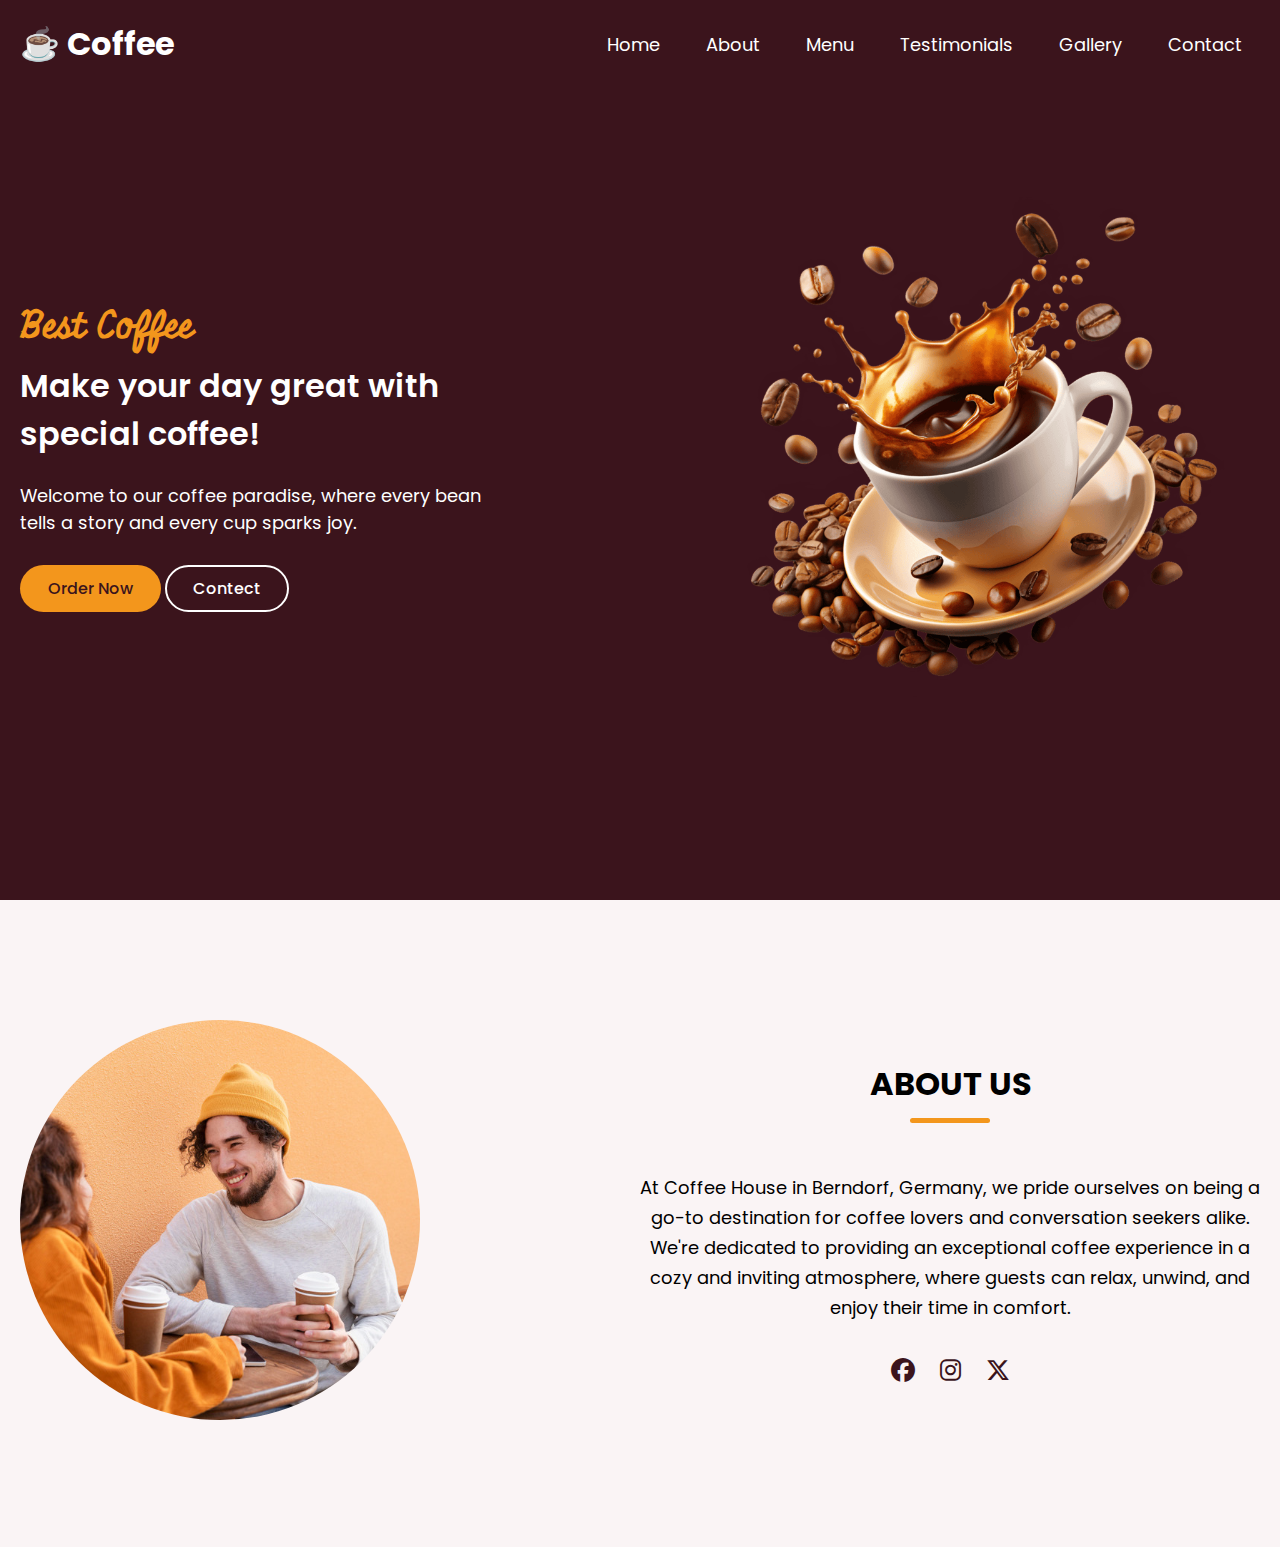
<file: index.html>
<!DOCTYPE html>
<html lang="en">
<head>
    <meta charset="UTF-8">
    <meta name="viewport" content="width=device-width, initial-scale=1.0">
    <title>☕ Coffee</title>
    <link rel="stylesheet" href="https://cdnjs.cloudflare.com/ajax/libs/font-awesome/6.7.2/css/all.min.css">
    <link rel="stylesheet" href="style.css">
</head>
<body>
    <header>
        <nav class="navbar section-content">
            <a href="" class="nav-logo" >
                <h2 class="logo-text">☕ Coffee</h2>
            </a>
            <ul class="nav-menu">
                <button id="menu-close-button" class="fas fa-times"></button>
                <li class="nav-item">
                    <a href="" class="nav-link">Home</a>
                </li>
                <li class="nav-item">
                    <a href="/About.html" class="nav-link">About</a>
                </li>
                <li class="nav-item">
                    <a href="" class="nav-link">Menu</a>
                </li>
                <li class="nav-item">
                    <a href="" class="nav-link">Testimonials</a>
                </li>
                <li class="nav-item">
                    <a href="" class="nav-link">Gallery</a>
                </li>
                <li class="nav-item">
                    <a href="" class="nav-link">Contact</a>
                </li>
            </ul>
            <button id="menu-open-button" class="fas fa-bars"></button>
        </nav>
    </header>

    <main>
        <section class="hero-section">
            <div class="section-content">
                <div class="hero-details">
                    <h2 class="title">Best Coffee</h2>
                    <h3 class="subtitle">Make your day great with special coffee!</h3>
                    <p class="description">
                        Welcome to our coffee paradise, where every bean tells a story and every cup sparks joy.
                    </p>
                    <div class="buttons">
                        <a href="#" class="button order-now">Order Now</a>
                        <a href="#" class="button contect-us">Contect</a>
                    </div>
                </div>
                <div class="image-hero">
                    <img src="Assets/coffee-hero-section.png" class="hero-image" alt="">
                </div>
            </div>
        </section>
    </main>

    <section class="about-section">
        <div class="section-content">
            <div class="about-image">
                <img src="Assets/about-image.jpg" alt="" class="image-about">
            </div>
            <div class="about-details">
                <h2 class="section-title">About Us</h2>
                <p class="text">
                    At Coffee House in Berndorf, Germany, we pride ourselves on being a go-to destination for coffee lovers and conversation seekers alike. We're dedicated to providing an exceptional coffee experience in a cozy and inviting atmosphere, where guests can relax, unwind, and enjoy their time in comfort.
                </p>
                <div class="social-link-list">
                    <a href="#" class="social-link">
                        <i class="fa-brands fa-facebook"></i>
                    </a>
                    <a href="#" class="social-link">
                        <i class="fa-brands fa-instagram"></i>
                    </a>
                    <a href="#" class="social-link">
                        <i class="fa-brands fa-x-twitter"></i>
                    </a>
                </div>
            </div>
        </div>
    </section>

    <script src="script.js" ></script>
</body>
</html>
</file>
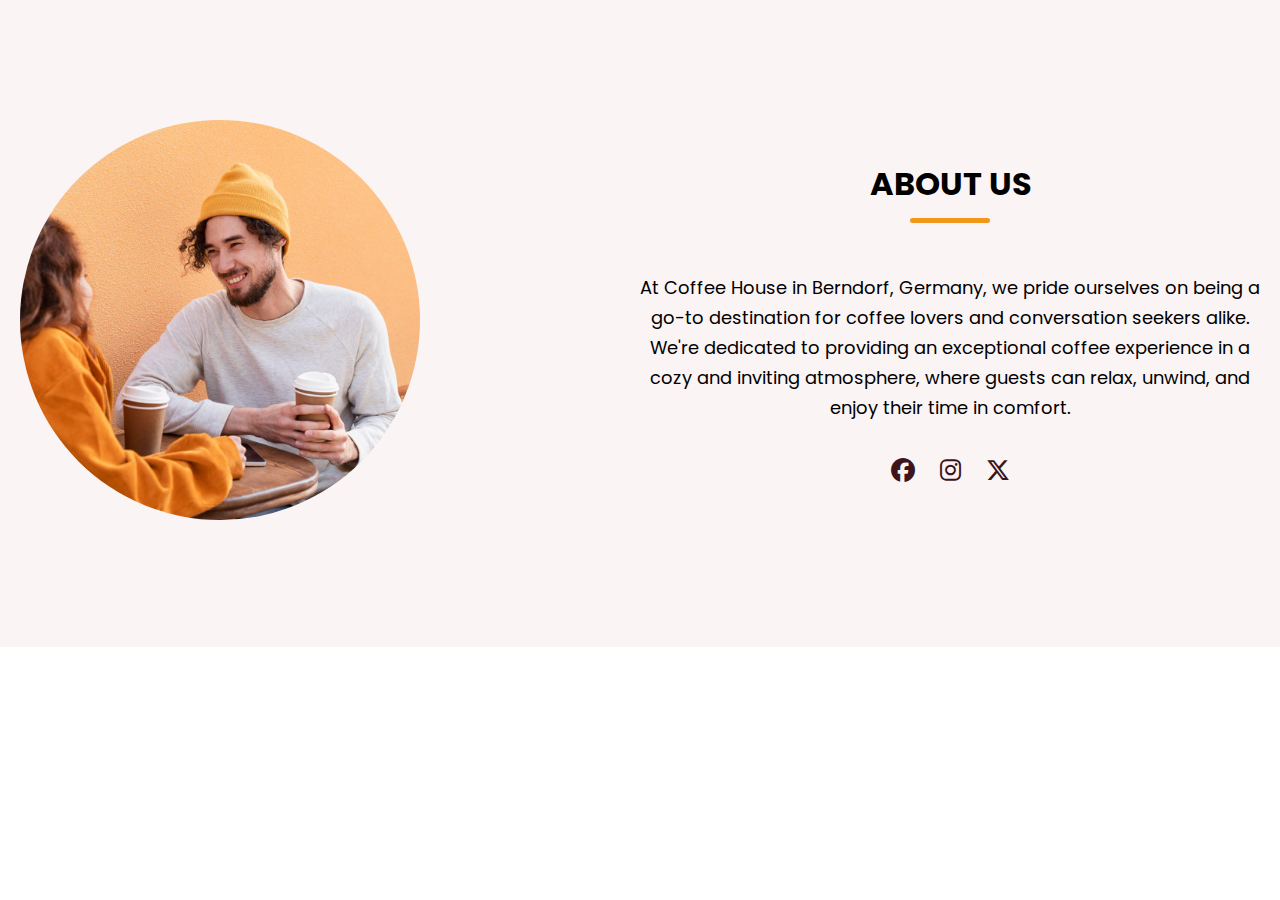
<file: About.html>
<!DOCTYPE html>
<html lang="en">
<head>
    <meta charset="UTF-8">
    <meta name="viewport" content="width=device-width, initial-scale=1.0">
    <title>About | Us</title>
    <link rel="stylesheet" href="https://cdnjs.cloudflare.com/ajax/libs/font-awesome/6.7.2/css/all.min.css">
    <link rel="stylesheet" href="style.css">
</head>
<body>
    <section class="about-section">
        <div class="section-content">
            <div class="about-image">
                <img src="Assets/about-image.jpg" alt="" class="image-about">
            </div>
            <div class="about-details">
                <h2 class="section-title">About Us</h2>
                <p class="text">
                    At Coffee House in Berndorf, Germany, we pride ourselves on being a go-to destination for coffee lovers and conversation seekers alike. We're dedicated to providing an exceptional coffee experience in a cozy and inviting atmosphere, where guests can relax, unwind, and enjoy their time in comfort.
                </p>
                <div class="social-link-list">
                    <a href="#" class="social-link">
                        <i class="fa-brands fa-facebook"></i>
                    </a>
                    <a href="#" class="social-link">
                        <i class="fa-brands fa-instagram"></i>
                    </a>
                    <a href="#" class="social-link">
                        <i class="fa-brands fa-x-twitter"></i>
                    </a>
                </div>
            </div>
        </div>
    </section>
</body>
</html>
</file>
<file: style.css>
@import url('https://fonts.googleapis.com/css2?family=Miniver&family=Poppins:ital,wght@0,400;0,500;0,600;0,700;1,400&display=swap');

*{
    margin: 0;
    padding: 0;
    box-sizing: border-box;
    font-family: "Poppins", serif;
}

:root{
    /* colour  */
    --white-colour: #fff;
    --dark-colour: #252525;
    --primary-colour: #3b141c;
    --secoundary-colour: #f3961c;
    --light-colour: #faf4f5;
    --medium-colour: #ccc;

    /* font size */
    --font-size-s: 0.9rem;
    --font-size-n: 1rem;
    --font-size-m: 1.12rem;
    --font-size-l: 1.5rem;
    --font-size-xl: 2rem;
    --font-size-xxl: 2.3rem;

    /* font weight */
    --font-weight-normal: 400;
    --font-weight-medium: 500;
    --font-weight-semibold: 600;
    --font-weight-bold: 700;

     /* border */
    --border-s: 8px;
    --border-m: 30px;
    --border-circle: 50%;

    --site-max-width: 1300px;

}

ul{
    list-style: none;
}

a{
    text-decoration: none;
}

button{
    cursor: pointer;
    border: none;
    background: none;
}

img{
    width: 100% ;
}

.section-content{
    margin: 0 auto;
    padding: 0 20px;
    max-width: var(--site-max-width);
}

.section-title{
    text-align: center;
    padding: 60px 0 100px;
    text-transform: uppercase;
    font-size: var(--font-size-xl);
}

.section-title::after{
    content: "";
    width: 80px;
    height: 5px;
    display: block;
    margin: 10px auto 0;
    border-radius: var(--border-s);
    background: var(--secoundary-colour);
}

/* navabar styling */ 
header{
    position: fixed;
    width: 100%;
    z-index: 5;
    background: var(--primary-colour);
}

header .navbar{
    display: flex;
    padding: 20px;
    align-items: center;
    justify-content: space-between;
}

.navbar .nav-logo .logo-text{
    color: var(--white-colour);
    font-size: var(--font-size-xl);
}

.navbar .nav-menu{
    display: flex;
    gap: 10px;
}

.navbar .nav-menu .nav-link{
    padding: 10px 18px;
    color: var(--white-colour);
    font-size: var(--font-size-m);
    border-radius: var(--border-m);
    -webkit-border-radius: var(--border-m);
    -moz-border-radius: var(--border-m);
    -ms-border-radius: var(--border-m);
    -o-border-radius: var(--border-m);
    transition: 0.3s ease;
    -webkit-transition: 0.3s ease;
    -moz-transition: 0.3s ease;
    -ms-transition: 0.3s ease;
    -o-transition: 0.3s ease;
}

.navbar .nav-menu .nav-link:hover{
    color: var(--primary-colour);
    background: var(--secoundary-colour);
}

.navbar :where(#menu-close-button,#menu-open-button){
    display: none;
}

/* hero-section  */

.hero-section{
    min-height: 100vh;
    background: var(--primary-colour);
}

.hero-section .section-content{
    display: flex;
    align-items: center;
    min-height: 100vh;
    color: var(--white-colour);
    justify-content: space-between;
}

.hero-section .hero-details .title{
    font-size: var(--font-size-xxl);
    color: var(--secoundary-colour);
    font-family: "Miniver", sans-serif;
}

.hero-section .hero-details .subtitle{
    margin-top: 8px;
    max-width: 70%;
    font-size: var(--font-size-xl);
    font-weight: var(--font-weight-semibold);
}

.hero-section .hero-details .description{
    max-width: 70%;
    margin: 24px 0 40px;
    font-size: var(--font-size-m); 
}

.hero-section .hero-details .button{
    padding: 10px 26px;
    color: var(--primary-colour);
    border: 2px solid transparent;
    border-radius: var(--border-m);
    background: var(--secoundary-colour);
    -webkit-border-radius: var(--border-m);
    -moz-border-radius: var(--border-m);
    -ms-border-radius: var(--border-m);
    -o-border-radius: var(--border-m);
    font-weight: var(--font-weight-medium);
    transition: 0.3s ease;
}


.hero-section .hero-details .button:hover,
.hero-section .hero-details .contect-us{
    color: var(--white-colour);
    border-color: var(--white-colour);
    background: transparent;
}

.hero-section .hero-details .contect-us:hover{
    color: var(--primary-colour);
    border-color: var(--secoundary-colour);   
    background: transparent;
}
.hero-section .image-hero{
    max-width: 500px;
    margin-right: 30px;
}

.about-section{
    padding: 120px 0;
    background: var(--light-colour);
}

.about-section .section-content{
    display: flex;
    gap: 50px;
    align-items: center;
    justify-content: space-between;
}

.about-section .about-image .image-about{
    width: 400px;
    height: 400px;
    object-fit: cover;
    border-radius: var(--border-circle);
}

.about-section .about-details .section-title{
    padding: 0;
}

.about-section .about-details {
    max-width: 50%;
}

.about-section .about-details .text{
    line-height: 30px;
    margin: 50px 0 30px;
    text-align: center;
    font-size: var(--font-size-m);
}

.about-section .social-link-list{
    display: flex;
    gap: 25px;
    justify-content: center;
}

.about-section .social-link-list .social-link{
    color: var(--primary-colour);
    font-size: var(--font-size-l);
    transition: 0.2s ease;
}

.about-section .social-link-list .social-link:hover{
    color: var(--secoundary-colour);
}

@media screen and (max-width: 900px) {
    :root{
        --font-size-m: 1rem;
        --font-size-l: 1.3rem;
        --font-size-xl: 1.5rem;
        --font-size-xxl: 1.8rem;
    }

    body.show-mobile-menu header::before{
        content: "";
        position: fixed;
        left: 0;
        top: 0;
        height: 100%;
        width: 100%;
        backdrop-filter: blur(5px);
        background: rgba(0, 0, 0, 0.2);
    }

    .navbar :where(#menu-close-button,#menu-open-button){
        display: block;
        font-size: var(--font-size-l);
    }

    .navbar #menu-close-button{
        position: absolute;
        right: 30px;
        top: 30px;
    }

    .navbar #menu-open-button{
        color: var(--white-colour);
    }
    

    .navbar .nav-menu{
        display: block;
        position: fixed;
        left: -300px;
        top: 0;
        width: 300px;
        height: 100%;
        display: flex;
        flex-direction: column;
        align-items: center;
        padding-top: 100px;
        background: var(--white-colour);
        transition: left 0.2s ease;
    }

    .navbar .nav-menu .nav-link{
        color: var(--dark-colour);
        display: block;
        margin-top: 17px;
        font-size: var(--font-size-l);
    }

    body.show-mobile-menu .navbar .nav-menu{
        left: 0;
    }

    .hero-section .section-content{
        gap: 50px;
        text-align: center;
        padding: 30px 20px 20px;
        flex-direction: column-reverse;
        justify-content: center;
    }

    .hero-section .hero-details :is(.subtitle,.description), .about-section .about-details{
        max-width: 100%;
    }

    .hero-section .hero-details .button{
        justify-content: center;
    }

    .hero-section .image-hero{
        max-width: 270px;
        margin-right: 0;
    }

    .about-section .section-content{
        gap: 70px;
        flex-direction: column;
    }

    .about-section .about-image .image-about{
        width: 100%;
        height: 100%;
        max-width: 250px;
        aspect-ratio: 1;     
    }
}
</file>
